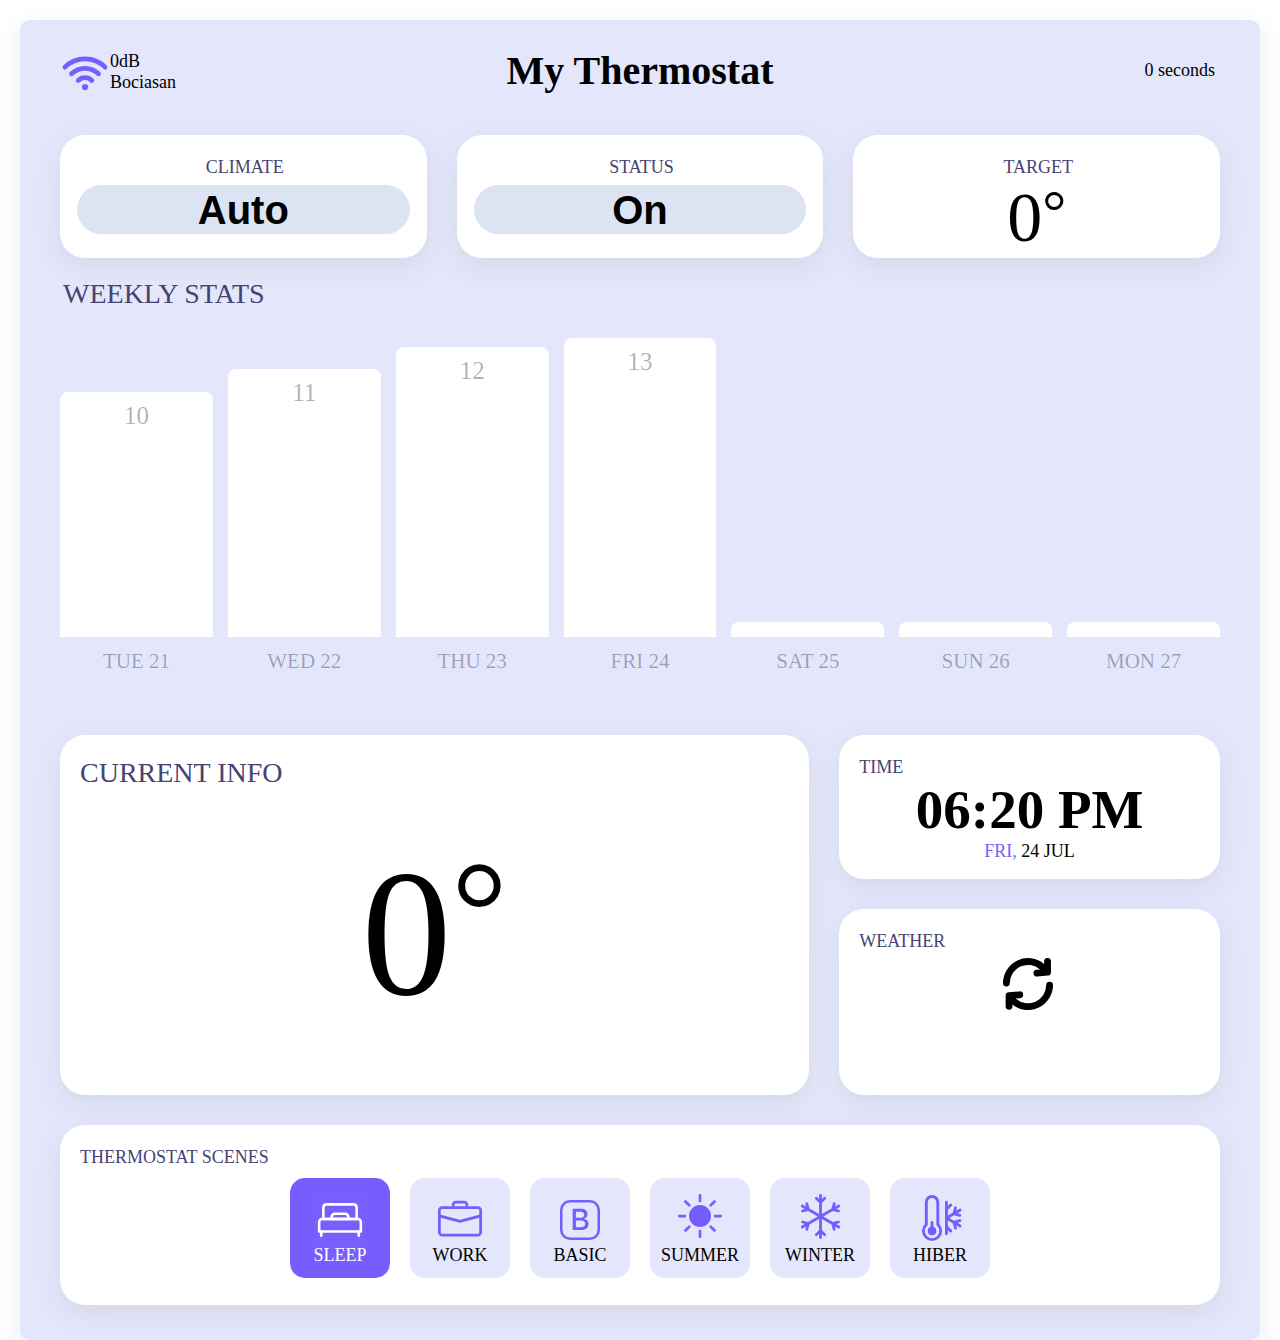
<file: data/index.html>
<!DOCTYPE html>
<html lang="en">
<head>
    <meta charset="UTF-8">
    <title>Thermostat</title>
    <style>
        :root {
            --background: #e4e7fb;
            --accent: #785dfe;
            --font-color: #464272;
            --brpx: 25px;
            --brpx-container: 10px;
            --card-padding: 17px;
            --icon-color: var(--accent);
            --button-background-color: #0030a923;
            --button-background-color-hover: #785dfe60;
            --box-shadow: rgba(149, 157, 165, 0.2) 0px 8px 24px;
            --gray: #00001f50;

            -webkit-user-select: none; /* Safari */
            -ms-user-select: none; /* IE 10 and IE 11 */
            user-select: none; /* Standard syntax */
            font-size: 18px;
        }

        html {
            height: 100%;
            box-sizing: border-box;
            padding: 20px;
        }

        body {
            height: 100%;
            margin: 0;
            font-family: Bahnschrift, serif;
        }

        #main-container {
            margin: auto;
            box-sizing: border-box;
            /*margin: 10px;*/
            padding: 0 25px;
            background-color: var(--background);
            border-radius: var(--brpx-container);
            min-height: 100%;
            /*height: 100%;*/
            /*width: 90%;*/
            min-width: 800px;
            display: flex;
            flex-direction: column;
            box-shadow: var(--box-shadow);
        }

        #navbar {
            padding: 25px 15px;
            height: 50px;
            display: flex;
            flex-direction: row;
            justify-content: space-between;
            align-items: center;
        }

        #navbar-left {
            width: 300px;
            display: flex;
            flex: 1;
            flex-direction: row;
            align-items: flex-end;
            height: 45px;
            /*width: 30px;*/
            /*padding-left: 10px;*/
        }

        #navbar-title {
            text-align: center;
            flex: 3;
            font-size: 40px;
            font-weight: bold;
            transition-duration: 0.5s;
            transition-timing-function: ease-in-out;
        }

        #navbar-title:hover {
            font-size: 45px;
            cursor: pointer;
        }

        #navbar-right {
            flex: 1;
            /*width: 300px;*/
            display: flex;
            justify-content: flex-end;
            /*padding-right: 10px;*/
        }

        .flex-container {
            margin-bottom: 20px;
            display: flex;
            flex-direction: row;
            flex-wrap: wrap;
            flex-grow: 1;
            /*width: 100%;*/
            /*height: 90%;*/
        }

        .side {
            /*margin: 10px;*/
            display: flex;
            flex-direction: column;
            flex-basis: 0;
            min-height: 600px;
            /*max-height: 600px;*/
            flex-grow: 1;
            flex-shrink: 1;
            /*background-color: #00000022;*/
            height: inherit;
        }

        .card {
            position: relative;
            max-width: 100%;
            background-color: white;
            box-sizing: border-box;
            margin: 15px;
            border-radius: var(--brpx);
            display: flex;
            flex-direction: column;
            align-items: center;
            padding: var(--card-padding);
            flex: 1;
            box-shadow: var(--box-shadow);
        }

        .card1 {
            /*min-height: 150px;*/
            /*min-width: 150px;*/
            /*flex-grow: 1;*/
            /*flex-shrink: 1;*/

        }

        .card2 {
            min-height: 300px;
            min-width: 450px;
            flex-grow: 6;
            background-color: transparent;
            padding: 0;
            margin-top: 0;
            box-shadow: none;
        }

        .card3 {
            min-height: 300px;
            min-width: 400px;
            flex-grow: 6;

        }

        .card4 {
            min-height: 150px;
            min-width: 450px;
            flex-grow: 5;
            flex-shrink: 1;

        }

        .fgs1 {
            display: flex;
            /*flex-grow: 1;*/
            flex-shrink: 1;
        }

        .fd-row {
            flex-direction: row;
        }

        .flex-time-weather {
            display: flex;
            flex-grow: 1;
            flex-shrink: 1;
            flex-direction: column;
        }

        .card-title {
            margin-top: 5px;
            margin-left: 3px;
            font-size: 18px;
            color: var(--font-color);
            text-align: center;
            /*width: 160px;*/
            /*height: 40%;*/
        }

        .card-title-xl {
            width: 220px;
            font-size: 28px;
        }

        .card-button {
            border-color: transparent;
            border-radius: var(--brpx);
            width: 100%;
            height: 55%;
            background-color: var(--button-background-color);
            font-size: 40px;
            font-weight: bold;
            transition-duration: 0.15s;
            transition-timing-function: ease-in-out;
            margin: auto;
        }

        .card-button:hover {
            background-color: var(--button-background-color-hover);
            cursor: pointer;
        }

        #wbsvg, #weather-update-button {
            margin-right: 4px;
            animation: rotate-center 1.5s cubic-bezier(0.770, 0.000, 0.175, 1.000) both;
        }

        #wbsvg.open, #weather-update-button.open {
            animation: rotate-center2 1.5s cubic-bezier(0.770, 0.000, 0.175, 1.000) both;
        }

        @keyframes rotate-center {
            0% {
                transform: rotate(0);
            }
            100% {
                transform: rotate(360deg);
            }
        }

        @keyframes rotate-center2 {
            0% {
                transform: rotate(0);
            }
            100% {
                transform: rotate(360deg);
            }
        }

        .left {
            box-sizing: border-box;
            align-self: flex-start;
            text-align: start !important;
        }

        .week-container {
            height: 80%;
            width: 100%;
            max-width: 100%;
            /*background-color: #785dfe;*/
            display: flex;
            flex-direction: row;

        }

        .day {
            display: flex;
            flex-direction: column;
            justify-content: flex-end;
            text-align: center;
            height: 100%;
            min-width: 55px;
            margin-right: 15px;
            flex: 1;
            /*background-color: #464272;*/
        }

        .week-title {
            /*height: 10%;*/
            /*text-align: center;*/
            /*width: 100px;*/
            /*width: fit-content;*/
            /*margin: auto;*/
            padding: 12px 0 10px 0;
            font-size: 21px;
            /*color: white;*/
            color: var(--gray);
        }

        .week-column {
            height: 100%;
            width: inherit;
            display: flex;
            flex-direction: column-reverse;
            /*background-color: red;*/
        }

        .wv {
            border-radius: 8px 8px 0 0;
            width: inherit;
            background-color: white;
            /*height: 15%;*/
            /*padding-top: 10px;*/
            overflow: hidden;
            box-sizing: border-box;
            transition: max-height 3s cubic-bezier(.17, .65, .28, .99);
            max-height: 0;
            height: 100%;
            padding-top: 10px;
        }

        .wvt {
            /*box-sizing: border-box;*/
            color: var(--gray);
            font-size: 25px;
            /*margin-top: 15px;*/
            /*width: 80%;*/
        }

        #time {
            font-size: 55px;
            font-weight: bold;
            min-width: 135px;
        }

        #timedw {
            color: var(--accent);
            /*display:inline;*/
        }

        #timedm {
            /*display:inline;*/
            color: black;
        }

        .weather-card {
            position: absolute;
            top: 0;
            left: 0;
            transition: visibility 0s linear 1s, opacity 0.5s ease-in-out;
            transition-delay: 0s;
            max-width: inherit;
            /*margin-right: var(--card-padding);*/
            padding: var(--card-padding);
            box-sizing: border-box;
            visibility: visible;
            opacity: 1;
        }

        #weather-data, #weather-update-button2 {
            transition: visibility 0s linear 1s, opacity 0.5s ease-in-out;
            transition-delay: 0s;
        }

        .hidden {
            visibility: hidden;
            opacity: 0;
            transition: visibility 0s linear 1s, opacity 0.5s ease-in-out;
        }

        #weather-update-button:hover, #weather-update-button2:hover {
            cursor: pointer;
        }

        .scene-card {
            box-sizing: border-box;
            height: 100px;
            width: 100px;
            border-radius: 15px;
            margin: 10px;
            padding: 10px;
            background-color: var(--background);
            display: flex;
            flex-direction: column-reverse;
            align-items: center;
            transition-duration: 0.15s;
            transition-timing-function: ease-in-out;
            /*box-shadow: var(--box-shadow);*/
        }

        .scene-card:hover {
            cursor: pointer;
            background-color: var(--button-background-color-hover);
        }

        .scene-card.active {
            /*transition: background-color 1s ease-out;*/
            background-color: var(--accent) !important;
        }

        .scene-card.active > span {
            color: white !important;
        }

        .scene-card.active > svg {
            transition: color 1.1s ease-out;
            color: white !important;
        }

        .scene-title {
            box-sizing: border-box;
            margin: 2px;
            transition: color 0.4s ease-out;
        }

        #snackbar {
            visibility: hidden;
            min-width: 250px;
            margin-left: -125px;
            background-color: #333;
            color: #fff;
            text-align: center;
            border-radius: 2px;
            padding: 16px;
            position: fixed;
            z-index: 1;
            left: 50%;
            bottom: 30px;
            font-size: 17px;
        }

        #snackbar.show {
            visibility: visible;
            -webkit-animation: fadein 0.5s, fadeout 0.5s 2.5s;
            animation: fadein 0.5s, fadeout 0.5s 2.5s;
        }

        @-webkit-keyframes fadein {
            from {bottom: 0; opacity: 0;}
            to {bottom: 30px; opacity: 1;}
        }

        @keyframes fadein {
            from {bottom: 0; opacity: 0;}
            to {bottom: 30px; opacity: 1;}
        }

        @-webkit-keyframes fadeout {
            from {bottom: 30px; opacity: 1;}
            to {bottom: 0; opacity: 0;}
        }

        @keyframes fadeout {
            from {bottom: 30px; opacity: 1;}
            to {bottom: 0; opacity: 0;}
        }

    </style>
    <link rel="icon" href="data:image/svg+xml;utf8,<svg id='rel-icon' style='color:slateblue;width:1em;height:1em;vertical-align:middle;fill:currentcolor;overflow:hidden' viewBox='0 0 1024 1024' xmlns='http://www.w3.org/2000/svg'><path d='M735.5 959h-447C165.3 959 65 858.7 65 735.5v-447C65 165.3 165.3 65 288.5 65h447C858.7 65 959 165.3 959 288.5v447C959 858.7 858.7 959 735.5 959zm-447-812.7c-78.4 0-142.2 63.8-142.2 142.2v447c0 78.4 63.8 142.2 142.2 142.2h447c78.4 0 142.2-63.8 142.2-142.2v-447c0-78.4-63.8-142.2-142.2-142.2h-447z'/><path d='M569.9 589.3V298.1c0-34.2-27.9-62.1-62.1-62.1s-62.1 27.9-62.1 62.1v291.3c-27.9 19.6-46.3 52-46.3 88.7 0 59.8 48.5 108.3 108.3 108.3 59.9 0 108.3-48.5 108.3-108.3.2-36.8-18.2-69.2-46.1-88.8zm-62.1-327c19.7 0 35.7 16 35.7 35.7v.6h-48.1v10.1h48.1v32.6h-48.1v10.1h48.1V384h-48.1v10h48.1v32.6h-48.1v10.1h48.1v32.6h-48.1v10.1h48.1v25.3h-71.4V298.1c0-19.8 16-35.8 35.7-35.8z'/></svg>">

</head>
<body onload="initialization()">
<div id="main-container">
    <div id="navbar">
        <div id="navbar-left">
            <div style="height: inherit;width: 50px;">
                <svg xmlns="http://www.w3.org/2000/svg" viewBox="0 0 256 256">
                    <rect width="256" height="256" fill="none"/>
                    <path d="M92.9,166.1a50.7,50.7,0,0,1,70.2,0" fill="none" stroke="var(--icon-color)"
                          stroke-linecap="round"
                          stroke-linejoin="round" stroke-width="24"/>
                    <path d="M59,132.1a98.8,98.8,0,0,1,138,0" fill="none" stroke="var(--icon-color)"
                          stroke-linecap="round"
                          stroke-linejoin="round" stroke-width="24"/>
                    <path d="M25.1,98.2a146.6,146.6,0,0,1,205.8,0" fill="none" stroke="var(--icon-color)"
                          stroke-linecap="round"
                          stroke-linejoin="round" stroke-width="24"/>
                    <circle cx="128" cy="200" r="16" fill="var(--icon-color)"/>
                </svg>
            </div>
            <div>
                <span id="wifi-rssi"></span>
                <div id="wifi-ssid">---</div>
            </div>
        </div>
        <div id="navbar-title">My Thermostat</div>
        <div id="navbar-right">
            <span id="alive-time"></span>
            <span id="alive" style="margin-left: 5px"></span>

        </div>
    </div>
    <div class="flex-container">
        <div class="side">
            <div class="fgs1 fd-row">
                <div class="card card1">
                    <div class="card-title">
                        CLIMATE
                    </div>
                    <button class="card-button" id="mode">?</button>
                </div>
                <div class="card card1">
                    <div class="card-title">
                        STATUS
                    </div>
                    <button class="card-button" id="status">?</button>
                </div>
                <div class="card card1" style="padding-bottom: 0">
                    <div class="card-title">
                        TARGET
                    </div>
                    <div style="display: flex">
                        <span id="target" style="font-size: 70px;">?</span>
                        <span style="font-size: 60px;">°</span>
                    </div>

                </div>
            </div>
            <div class="card card2">
                <div class="card-title card-title-xl left" style="height: 14%;">
                    WEEKLY STATS
                </div>
                <div class="week-container">
                    <div class="day">
                        <div class="week-column">
                            <div id="wv1" class="wv">
                                <span id="wv1t" class="wvt"></span>
                            </div>
                        </div>
                        <div class="week-title">MON</div>
                    </div>
                    <div class="day">
                        <div class="week-column">
                            <div id="wv2" class="wv">
                                <span id="wv2t" class="wvt"></span>
                            </div>
                        </div>
                        <div class="week-title">TUE</div>
                    </div>
                    <div class="day">
                        <div class="week-column">
                            <div id="wv3" class="wv">
                                <span id="wv3t" class="wvt"></span>
                            </div>
                        </div>
                        <span class="week-title">WED</span>
                    </div>
                    <div class="day">
                        <div class="week-column">
                            <div id="wv4" class="wv">
                                <span id="wv4t" class="wvt"></span>
                            </div>
                        </div>
                        <div class="week-title">THU</div>
                    </div>
                    <div class="day">
                        <div class="week-column">
                            <div id="wv5" class="wv">
                                <span id="wv5t" class="wvt"></span>
                            </div>
                        </div>
                        <div class="week-title">FRI</div>
                    </div>
                    <div class="day">
                        <div class="week-column">
                            <div id="wv6" class="wv">
                                <span id="wv6t" class="wvt"></span>
                            </div>
                        </div>
                        <div class="week-title">SAT</div>
                    </div>
                    <div class="day" style="margin-right: 0;">
                        <div class="week-column">
                            <div id="wv7" class="wv">
                                <span id="wv7t" class="wvt"></span>
                            </div>
                        </div>
                        <div class="week-title">SUN</div>
                    </div>
                </div>
            </div>
        </div>
        <div class="side">
            <div class="fgs1">
                <div class="card card3">
                    <div class="card-title card-title-xl left ">
                        CURRENT INFO
                    </div>
                    <div style="display: flex; margin: auto;">
                        <span id="ctv" style="font-size: 180px">?</span>
                        <span style="font-size: 140px">°</span>
                    </div>
                </div>
                <div class="flex-time-weather">
                    <div class="card card1">
                        <div class="card-title left">
                            TIME
                        </div>
                        <div id="time">00:00</div>
                        <div>
                            <span id="timedw">SUN, </span>
                            <span id="timedm">10 MAY</span>
                        </div>
                    </div>
                    <div id="weather-card" class="card card1">
                        <div style="width:100%;display: flex; justify-content: space-between; align-items: center">
                            <span class="card-title left">WEATHER</span>
                            <div id="weather-update-button2" style="display: flex; align-items: center;" class="hidden">
                                <svg id="wbsvg" width="15px" height="15px" data-name="Layer 1"
                                     xmlns="http://www.w3.org/2000/svg"
                                     viewBox="0 0 118.04 122.88">
                                    <path d="M16.08,59.26A8,8,0,0,1,0,59.26a59,59,0,0,1,97.13-45V8a8,8,0,1,1,16.08,0V33.35a8,8,0,0,1-8,8L80.82,43.62a8,8,0,1,1-1.44-15.95l8-.73A43,43,0,0,0,16.08,59.26Zm22.77,19.6a8,8,0,0,1,1.44,16l-10.08.91A42.95,42.95,0,0,0,102,63.86a8,8,0,0,1,16.08,0A59,59,0,0,1,22.3,110v4.18a8,8,0,0,1-16.08,0V89.14h0a8,8,0,0,1,7.29-8l25.31-2.3Z"></path>
                                </svg>
                                <span id="wut" style="min-width: 45px;">00:00</span>
                            </div>

                        </div>
                        <div style="width: 50px; height: 50px; position: absolute; top:40%;  transform: translate(0, -50%);"
                             id="weather-update-button">
                            <svg id="Layer_1" data-name="Layer 1" xmlns="http://www.w3.org/2000/svg"
                                 viewBox="0 0 118.04 122.88">
                                <path d="M16.08,59.26A8,8,0,0,1,0,59.26a59,59,0,0,1,97.13-45V8a8,8,0,1,1,16.08,0V33.35a8,8,0,0,1-8,8L80.82,43.62a8,8,0,1,1-1.44-15.95l8-.73A43,43,0,0,0,16.08,59.26Zm22.77,19.6a8,8,0,0,1,1.44,16l-10.08.91A42.95,42.95,0,0,0,102,63.86a8,8,0,0,1,16.08,0A59,59,0,0,1,22.3,110v4.18a8,8,0,0,1-16.08,0V89.14h0a8,8,0,0,1,7.29-8l25.31-2.3Z"></path>
                            </svg>
                        </div>
                        <div id="weather-data" class="hidden">
                            <div style="display: flex; align-self: flex-start;">
                                <div style="min-height:100px;">
                                    <img width="100px" height="100px" id="weather-icon">
                                </div>
                                <div style="align-self: center;">
                                    <div id="wcc" style="font-size: 20px; min-width: 115px;"></div>
                                    <div style="margin: auto;">
                                        <span id="wct" style="font-size: 35px;"></span>
                                    </div>
                                </div>
                            </div>
                            <div>
                                <span>max: </span>
                                <b><span id="wcmax"></span></b>
                                <span>°C</span>
                                <span style="margin-left: 5px;">min: </span>
                                <b><span id="wcmin"></span></b>
                                <span>°C</span>
                            </div>
                        </div>
                    </div>
                </div>
            </div>
            <div class="card card4">
                <div class="card-title left">
                    THERMOSTAT SCENES
                </div>
                <div style="display: flex; margin: auto;">
                    <div class="scene-card">
                        <span class="scene-title" style="margin-top: 0">SLEEP</span>
                        <?xml version="1.0" encoding="UTF-8"?>
                        <svg style="color:var(--accent)" width="50" height="50" viewBox="0 0 48 48" fill="none"
                             xmlns="http://www.w3.org/2000/svg">
                            <rect width="48" height="48" fill="white" fill-opacity="0.01"/>
                            <path d="M8 12C8 10.3431 9.34315 9 11 9H37C38.6569 9 40 10.3431 40 12V23H8V12Z"
                                  stroke="currentcolor" stroke-width="2.5" stroke-linecap="round"
                                  stroke-linejoin="round"/>
                            <path d="M6 35V39" stroke="currentcolor" stroke-width="2.5" stroke-linecap="round"
                                  stroke-linejoin="round"/>
                            <path d="M42 35V39" stroke="currentcolor" stroke-width="2.5" stroke-linecap="round"
                                  stroke-linejoin="round"/>
                            <path d="M29 18H19C17.3431 18 16 19.3431 16 21V23H32V21C32 19.3431 30.6569 18 29 18Z"
                                  fill="none" stroke="currentcolor" stroke-width="2.5" stroke-linecap="round"
                                  stroke-linejoin="round"/>
                            <path d="M4 26C4 24.3431 5.34315 23 7 23H41C42.6569 23 44 24.3431 44 26V35H4V26Z"
                                  stroke="currentcolor" stroke-width="2.5" stroke-linecap="round"
                                  stroke-linejoin="round"/>
                        </svg>
                    </div>
                    <div class="scene-card">
                        <span class="scene-title" style="margin-top: 3px">WORK</span>
                        <!--                                                <svg style="color:var(&#45;&#45;accent)" xmlns="http://www.w3.org/2000/svg" width="45" height="45" fill="currentcolor"-->
                        <!--                                                     class="bi bi-briefcase-fill" viewBox="0 0 16 16">-->
                        <!--                                                    <path d="M6.5 1A1.5 1.5 0 0 0 5 2.5V3H1.5A1.5 1.5 0 0 0 0 4.5v1.384l7.614 2.03a1.5 1.5 0 0 0 .772 0L16 5.884V4.5A1.5 1.5 0 0 0 14.5 3H11v-.5A1.5 1.5 0 0 0 9.5 1h-3zm0 1h3a.5.5 0 0 1 .5.5V3H6v-.5a.5.5 0 0 1 .5-.5z"/>-->
                        <!--                                                    <path d="M0 12.5A1.5 1.5 0 0 0 1.5 14h13a1.5 1.5 0 0 0 1.5-1.5V6.85L8.129 8.947a.5.5 0 0 1-.258 0L0 6.85v5.65z"/>-->
                        <!--                                                </svg>-->
                        <svg style="color:var(--accent)" xmlns="http://www.w3.org/2000/svg" width="44" height="44"
                             fill="currentcolor"
                             class="bi bi-briefcase" viewBox="0 0 16 16">
                            <path d="M6.5 1A1.5 1.5 0 0 0 5 2.5V3H1.5A1.5 1.5 0 0 0 0 4.5v8A1.5 1.5 0 0 0 1.5 14h13a1.5 1.5 0 0 0 1.5-1.5v-8A1.5 1.5 0 0 0 14.5 3H11v-.5A1.5 1.5 0 0 0 9.5 1h-3zm0 1h3a.5.5 0 0 1 .5.5V3H6v-.5a.5.5 0 0 1 .5-.5zm1.886 6.914L15 7.151V12.5a.5.5 0 0 1-.5.5h-13a.5.5 0 0 1-.5-.5V7.15l6.614 1.764a1.5 1.5 0 0 0 .772 0zM1.5 4h13a.5.5 0 0 1 .5.5v1.616L8.129 7.948a.5.5 0 0 1-.258 0L1 6.116V4.5a.5.5 0 0 1 .5-.5z"/>
                        </svg>
                    </div>
                    <div class="scene-card">
                        <span class="scene-title" style="margin-top: 5px">BASIC</span>
                        <svg style="color:var(--accent)" xmlns="http://www.w3.org/2000/svg" width="40" height="40"
                             fill="currentcolor"
                             class="bi bi-bootstrap" viewBox="0 0 16 16">
                            <path d="M5.062 12h3.475c1.804 0 2.888-.908 2.888-2.396 0-1.102-.761-1.916-1.904-2.034v-.1c.832-.14 1.482-.93 1.482-1.816 0-1.3-.955-2.11-2.542-2.11H5.062V12zm1.313-4.875V4.658h1.78c.973 0 1.542.457 1.542 1.237 0 .802-.604 1.23-1.764 1.23H6.375zm0 3.762V8.162h1.822c1.236 0 1.887.463 1.887 1.348 0 .896-.627 1.377-1.811 1.377H6.375z"/>
                            <path d="M0 4a4 4 0 0 1 4-4h8a4 4 0 0 1 4 4v8a4 4 0 0 1-4 4H4a4 4 0 0 1-4-4V4zm4-3a3 3 0 0 0-3 3v8a3 3 0 0 0 3 3h8a3 3 0 0 0 3-3V4a3 3 0 0 0-3-3H4z"/>
                        </svg>
                    </div>
                    <div class="scene-card">
                        <span class="scene-title" style="margin-top: 7px">SUMMER</span>
                        <svg style="color:var(--accent)" xmlns="http://www.w3.org/2000/svg" width="44" height="44"
                             fill="currentcolor"
                             class="bi bi-brightness-high-fill" viewBox="0 0 16 16">
                            <path d="M12 8a4 4 0 1 1-8 0 4 4 0 0 1 8 0zM8 0a.5.5 0 0 1 .5.5v2a.5.5 0 0 1-1 0v-2A.5.5 0 0 1 8 0zm0 13a.5.5 0 0 1 .5.5v2a.5.5 0 0 1-1 0v-2A.5.5 0 0 1 8 13zm8-5a.5.5 0 0 1-.5.5h-2a.5.5 0 0 1 0-1h2a.5.5 0 0 1 .5.5zM3 8a.5.5 0 0 1-.5.5h-2a.5.5 0 0 1 0-1h2A.5.5 0 0 1 3 8zm10.657-5.657a.5.5 0 0 1 0 .707l-1.414 1.415a.5.5 0 1 1-.707-.708l1.414-1.414a.5.5 0 0 1 .707 0zm-9.193 9.193a.5.5 0 0 1 0 .707L3.05 13.657a.5.5 0 0 1-.707-.707l1.414-1.414a.5.5 0 0 1 .707 0zm9.193 2.121a.5.5 0 0 1-.707 0l-1.414-1.414a.5.5 0 0 1 .707-.707l1.414 1.414a.5.5 0 0 1 0 .707zM4.464 4.465a.5.5 0 0 1-.707 0L2.343 3.05a.5.5 0 1 1 .707-.707l1.414 1.414a.5.5 0 0 1 0 .708z"/>
                        </svg>
                    </div>
                    <div class="scene-card">
                        <span class="scene-title" style="margin-top: 6px">WINTER</span>
                        <svg style="color:var(--accent)" xmlns="http://www.w3.org/2000/svg" width="45" height="45"
                             fill="currentcolor"
                             class="bi bi-snow" viewBox="0 0 16 16">
                            <path d="M8 16a.5.5 0 0 1-.5-.5v-1.293l-.646.647a.5.5 0 0 1-.707-.708L7.5 12.793V8.866l-3.4 1.963-.496 1.85a.5.5 0 1 1-.966-.26l.237-.882-1.12.646a.5.5 0 0 1-.5-.866l1.12-.646-.884-.237a.5.5 0 1 1 .26-.966l1.848.495L7 8 3.6 6.037l-1.85.495a.5.5 0 0 1-.258-.966l.883-.237-1.12-.646a.5.5 0 1 1 .5-.866l1.12.646-.237-.883a.5.5 0 1 1 .966-.258l.495 1.849L7.5 7.134V3.207L6.147 1.854a.5.5 0 1 1 .707-.708l.646.647V.5a.5.5 0 1 1 1 0v1.293l.647-.647a.5.5 0 1 1 .707.708L8.5 3.207v3.927l3.4-1.963.496-1.85a.5.5 0 1 1 .966.26l-.236.882 1.12-.646a.5.5 0 0 1 .5.866l-1.12.646.883.237a.5.5 0 1 1-.26.966l-1.848-.495L9 8l3.4 1.963 1.849-.495a.5.5 0 0 1 .259.966l-.883.237 1.12.646a.5.5 0 0 1-.5.866l-1.12-.646.236.883a.5.5 0 1 1-.966.258l-.495-1.849-3.4-1.963v3.927l1.353 1.353a.5.5 0 0 1-.707.708l-.647-.647V15.5a.5.5 0 0 1-.5.5z"/>
                        </svg>
                    </div>
                    <div class="scene-card">
                        <span class="scene-title" style="margin-top: 4px">HIBER</span>
                        <svg style="margin-left: 10px; color:var(--accent)" xmlns="http://www.w3.org/2000/svg"
                             width="46" height="46" fill="currentcolor"
                             class="bi bi-thermometer-snow" viewBox="0 0 16 16">
                            <path d="M5 12.5a1.5 1.5 0 1 1-2-1.415V9.5a.5.5 0 0 1 1 0v1.585A1.5 1.5 0 0 1 5 12.5z"/>
                            <path d="M1 2.5a2.5 2.5 0 0 1 5 0v7.55a3.5 3.5 0 1 1-5 0V2.5zM3.5 1A1.5 1.5 0 0 0 2 2.5v7.987l-.167.15a2.5 2.5 0 1 0 3.333 0L5 10.486V2.5A1.5 1.5 0 0 0 3.5 1zm5 1a.5.5 0 0 1 .5.5v1.293l.646-.647a.5.5 0 0 1 .708.708L9 5.207v1.927l1.669-.963.495-1.85a.5.5 0 1 1 .966.26l-.237.882 1.12-.646a.5.5 0 0 1 .5.866l-1.12.646.884.237a.5.5 0 1 1-.26.966l-1.848-.495L9.5 8l1.669.963 1.849-.495a.5.5 0 1 1 .258.966l-.883.237 1.12.646a.5.5 0 0 1-.5.866l-1.12-.646.237.883a.5.5 0 1 1-.966.258L10.67 9.83 9 8.866v1.927l1.354 1.353a.5.5 0 0 1-.708.708L9 12.207V13.5a.5.5 0 0 1-1 0v-11a.5.5 0 0 1 .5-.5z"/>
                        </svg>
                    </div>
                </div>
            </div>
        </div>
    </div>
    <div id="snackbar">Some text some message..</div>
</div>
<script>
    let gateway = `ws://${window.location.hostname}/ws`;
    let websocket;
    const MIN_DAY_HEIGHT = 5
    const getEl = (id) => document.getElementById(id)
    let state = {
        mode: true,
        statuss: true,
        target: 0,
        current_temp: 0,
        scene: 0,
        esp_time: 0,
        websocket_status: false,
        ssid: "Bociasan",
        rssi: 0,
        weekly_stats: [
            [
                0,
                10
            ],
            [
                0,
                11
            ],
            [
                0,
                12
            ],
            [
                0,
                13
            ]
        ],
        city: undefined,
        lat: undefined,
        lon: undefined
    }
    const setFunc2 = (element, value) => {
        // console.log(element, value)
        getEl(element).innerHTML = value
    }

    const timeNowFunc = () => new Date().toLocaleTimeString([], {hour: '2-digit', minute: '2-digit'})
    const setTime = () => {
        getEl('time').innerHTML = timeNowFunc()
        getEl('timedw').innerHTML = new Date().toLocaleString('en-EN', {weekday: 'short'}).toUpperCase() + ', ';
        getEl('timedm').innerHTML = new Date().toLocaleString('en-GB', {day: 'numeric', month: 'short'}).toUpperCase();
        // console.log('time')
        setTimeout(setTime, 1000)
    }
    const setWeatherData = ({icon, main_temp, city, temp_max, temp_min, time}) => {
        getEl('weather-update-button').classList.add('hidden')
        getEl('weather-data').classList.remove('hidden');
        getEl('weather-update-button2').classList.remove('hidden');
        if (!getEl('weather-update-button').classList.contains('hidden')) getEl('weather-update-button').classList.toggle('open');
        getEl('wbsvg').classList.toggle('open');
        getEl('weather-icon').src = `http://openweathermap.org/img/w/${icon}.png`
        getEl('wct').innerText = main_temp + '°C'
        getEl('wcc').innerText = city
        getEl('wcmax').innerText = temp_max
        getEl('wcmin').innerText = temp_min
        getEl('wut').innerText = time
    }
    const getIconId = (w, is_day) => {
        // console.log(w)
        let res
        if (w === 0) {
            res = '01'
        } else if (w === 1) {
            res = '02'
        } else if (w === 2) {
            res = '03'
        } else if (w === 3) {
            res = '04'
        } else if (w === 45 || w === 48) {
            res = '50'
        } else if ((w >= 51 && w <= 57) || w === 65 || (w >= 80 && w <= 82)) {
            res = '09'
        } else if (w >= 61 && w <= 63) {
            res = '10'
        } else if ((w >= 66 && w <= 77) || (w >= 85 && w <= 86)) {
            res = '13'
        } else if (w >= 95 && w <= 99) {
            res = '11'
        }
        return res + (is_day ? 'd' : 'n')
    }
    const getLatLongFromCity = (city) => {
        // console.log(city)
        if (city) {
            return fetch(`https://geocode.maps.co/search?q=${city}&format=json`).then(res => res.json()).then(json => {
                if (json.length > 0) {
                    // console.log(json)
                    state.lat = json[0].lat
                    state.lon = json[0].lon
                    return {success: `City found! lat=${state.lat} lon=${state.lon}`}
                } else {
                    return {error: 'City not found! Verify if you wrote the correct name of the city... '}
                }
            })
        } else {
            return {error: 'City is undefined!'}
        }
    }
    const parseOpenMeteoData = async (json) => {
        let icon = getIconId(json.current_weather.weathercode, json.current_weather.is_day)
        return {
            icon: icon,
            main_temp: json.current_weather.temperature,
            city: state.city,
            temp_max: json.daily.temperature_2m_max[3],
            temp_min: json.daily.temperature_2m_min[3],
            time: timeNowFunc()
        }
    }
    const updateWeather = () => {
        fetch(`https://api.open-meteo.com/v1/forecast?latitude=${state.lat}&longitude=${state.lon}&daily=weathercode,temperature_2m_max,temperature_2m_min&current_weather=true&past_days=3&forecast_days=4&timezone=auto`).then(res => res.json()).then(async json => {
                // console.log(json)
                setWeatherData(await parseOpenMeteoData(json))
            }
        )
    }
    const weatherButtonOnClick = () => {
        console.log('weather button click')
        if (state.city) {
            getLatLongFromCity(state.city).then((e) => {
                if (e.success) {
                    updateWeather()
                } else {
                    alert(e.error)
                }
            })
        } else {
            alert("City in undefined!")
        }
        // setTimeout(weatherButtonOnClick, 300000)
    }
    const setOnclick = (element, func) => getEl(element).onclick = func
    const updateWeeklyStats = (statsArray) => {
        let max = 0
        for (let e of statsArray) {
            // console.log(e)
            if (e[1] > max) max = e[1]
        }
        for (let i = 1; i <= 7; i++) {
            let haveSet = false
            for (let e of statsArray) {
                // console.log(e)
                const now = new Date().getTime() - ((4 - i) * 86400000);
                let startOfDay = now - (now % 86400000);
                let endDate = startOfDay + 86400000;
                getEl(`wv${i}`).parentElement.parentElement.children[1].innerHTML =
                    new Date(startOfDay).toLocaleString('en-GB', {weekday: 'short', day: 'numeric'}).toUpperCase();
                if (i <= 4) {
                    if (e[0] >= startOfDay && e[0] <= endDate) {
                        haveSet = true
                        getEl(`wv${i}`).style.maxHeight = (e[1] / max * 100 + MIN_DAY_HEIGHT).toString() + '%'
                        getEl(`wv${i}t`).innerHTML = e[1].toString()
                    }
                } else {
                    getEl(`wv${i}`).style.maxHeight = MIN_DAY_HEIGHT.toString() + '%'
                }
            }
            if (i <= 4) {
                if (!haveSet && statsArray[i - 1][0] === 0) {
                    // console.log(`set for i=${i} | value=${statsArray[i-1][1]}`)
                    getEl(`wv${i}`).style.maxHeight = (statsArray[i - 1][1] / max * 100 + MIN_DAY_HEIGHT).toString() + '%'
                    getEl(`wv${i}t`).innerHTML = statsArray[i - 1][1].toString()
                }
            }
        }
    }
    const getReverseOfSceneCard = (val) => {
        const SCENES = {
            0: 'SLEEP',
            1: 'WORK',
            2: 'BASIC',
            3: 'SUMMER',
            4: 'WINTER',
            5: 'HIBER',
            'SLEEP': 0,
            'WORK': 1,
            'BASIC': 2,
            'SUMMER': 3,
            'WINTER': 4,
            'HIBER': 5,
        }
        return SCENES[val]
    }
    const initiateScenesOnClick = () => {
        let scenes = document.querySelectorAll(".scene-card");
        for (let i = 0; i < scenes.length; i++) {
            scenes[i].onclick = (e) => {
                // console.log(e.target.closest('div').classList.toggle('active'))
                // console.log(`scene ${getReverseOfSceneCard(e.target.closest('div').children[0].innerText)} click`)
                if (!e.target.closest('div').classList.contains('active')) {
                    // e.target.closest('div').classList.add('active')
                    sendSetRequest('scene', getReverseOfSceneCard(e.target.closest('div').children[0].innerText))
                }
            }
        }
    }

    function showToast() {
        let x = document.getElementById("snackbar");
        x.className = "show";
        setTimeout(function(){ x.className = x.className.replace("show", ""); }, 3000);
    }
    const initialization = () => {
        setTimeout(() => {
            console.log('initialize websocket!')
            initWebSocket();
        }, 1000)

        setOnclick('navbar-title', () => {
            // alert("This is thermostat project :))")
            showToast()
            updateHtmlData()
        })
        setOnclick('mode', () => {
            sendSetRequest('mode', state.mode ? 0 : 1)
        })
        setOnclick('status', () => {
            sendSetRequest('status', state.statuss ? 0 : 1)
        })
        setOnclick('weather-update-button', weatherButtonOnClick)
        setOnclick('weather-update-button2', weatherButtonOnClick)
        initiateScenesOnClick()
        setTime()
        // weatherButtonOnClick()
        updateHtmlData()
    }

    function stressTest() {
        setTimeout(() => {
            sendSetRequest('mode', state.mode ? 0 : 1)
        }, 500)
        setTimeout(() => {
            sendSetRequest('status', state.statuss ? 0 : 1)
        }, 600)
        setTimeout(() => {
            sendSetRequest('scene', Math.floor(Math.random() * 7))

        }, 600)
        setTimeout(() => {
            location.reload()
        }, 2500)
    }
    function initWebSocket(stress = false) {
        console.log('Trying to open a WebSocket connection…');
        websocket = new WebSocket(gateway);
        websocket.onopen = onOpen;
        websocket.onclose = onClose;
        websocket.onmessage = onMessage;
        if (stress) stressTest()
    }
    const sendRequest = (requestObject) => {
        if(websocket.readyState !== WebSocket.CLOSED || websocket.readyState !== WebSocket.CLOSING){
            websocket.send(JSON.stringify(requestObject));
        } else {

            initWebSocket()
        }
    }
    const createGetRequestString = (param) => {
        return {
            rtype: 'get',
            rparam: param,
        }
    }
    const createSetRequestString = (param, value) => {
        return {
            rtype: 'set',
            rparam: param,
            rvalue: value,
        }
    }
    const sendGetRequest = (param) => {
        sendRequest(createGetRequestString(param))
    }
    const sendSetRequest = (param, value) => {
        sendRequest(createSetRequestString(param, value))
    }
    function getInitialState() {
        console.log('sent initial state request!')
        sendGetRequest('initial_state')
    }
    const setActiveScene = (index) => {
        let arr = document.querySelectorAll(".scene-card");
        for (let i = 0; i < arr.length; i++) {
            if (index === i){
                arr[i].closest('div').classList.add('active')
            } else {
                arr[i].closest('div').classList.remove('active')
            }
        }
    }
    const getFormatedTimeFromMillis = (millis) => {
        let res, sec = Math.trunc(millis / 1000)
        if (sec < 60) {
            res = sec
            return res.toString() + (res===1?' second ':' seconds ')
        } else if (sec < 60 * 60) {
            res = Math.trunc(sec / 60)
            return res.toString() + (res===1?' minute ':' minutes ')
        } else if (sec < 60 * 60 * 24) {
            res = Math.trunc(sec / 60 / 60)
            return res.toString() + (res===1?' hour ':' hours ')
        } else if (sec < 60 * 60 * 24 * 7) {
            res = Math.trunc(sec / 60 / 60 / 24)
            return res.toString() + (res===1?' day ':' days ')
        } else {
            res = Math.trunc(sec / 60 / 60 / 24 / 7)
            return res.toString() + (res===1?' week ':' weeks ')
        }
    }
    const updateHtmlData = () => {
        const {current_temp, target, ssid, rssi, mode, statuss, weekly_stats, scene, esp_time, websocket_status} = state
        // weatherButtonOnClick()
        setFunc2('ctv', current_temp)
        // setFunc2('alive', websocket_status ? 'alive':'dead')
        setFunc2('alive-time', getFormatedTimeFromMillis(esp_time))
        setFunc2('target', target)
        setFunc2('wifi-ssid', ssid)
        setFunc2('wifi-rssi', rssi + 'dB')
        setFunc2('mode', mode ? 'Auto' : 'Manual')
        setFunc2('status', statuss ? 'On' : 'Off')
        updateWeeklyStats(weekly_stats)
        setActiveScene(scene)
    }

    const updateAllData = (json) => {
        console.log(json)
        if (json.rtype === 'get') {
            if (json.rparam === 'initial_state') {
                state.current_temp = json.current_temp
                state.target = json.target
                state.ssid = json.ssid
                state.rssi = json.rssi
                state.mode = json.mode
                state.statuss = json.status
                state.weekly_stats = json.weekly_stats
                state.city = json.city
                state.scene = json.scene
                state.esp_time = json.esp_time
            } else if (json.rparam === 'status') {
                state['statuss'] = json.rvalue
            } else {
                state[json.rparam] = json.rvalue
            }
        }
        updateHtmlData()

        if (json.rparam === 'initial_state') setTimeout(weatherButtonOnClick, 100)
    }
    function onOpen(event) {
        console.log('Connection opened');
        state.websocket_status = true
        setTimeout(() => {
            getInitialState();
        }, 100)
    }

    function onClose(event) {
        console.log('Connection closed');
        state.websocket_status = false
        // setTimeout(initWebSocket, 2000);
    }
    function onMessage(event) {
        // console.log(event.data);
        updateAllData(JSON.parse(event.data))
    }
</script>
</body>
</html>
</file>
